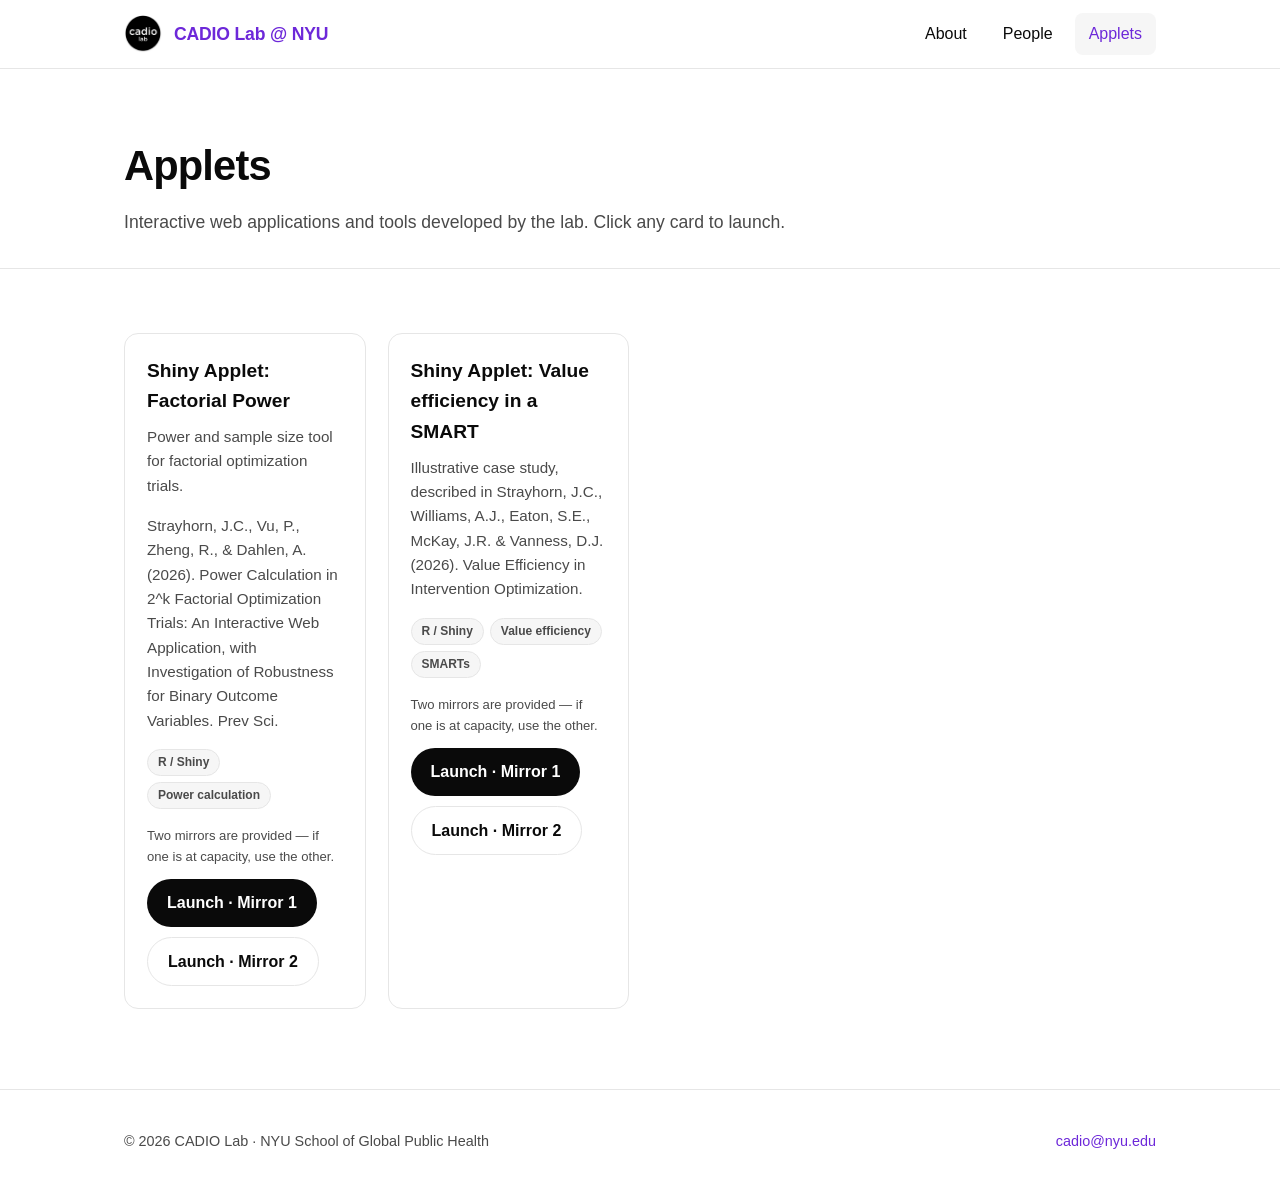
<file: applets.html>
<!DOCTYPE html>
<html lang="en">
<head>
  <meta charset="UTF-8" />
  <meta name="viewport" content="width=device-width, initial-scale=1.0" />
  <title>Shiny applets and interactive tools | CADIO Lab </title>
  <meta name="description" content="Interactive applets and tools from CADIO Lab at the NYU School of Global Public Health. Applets aid the use and application of intervention optimization methods, including for power analysis in factorial optimization trials." />
  <link rel="icon" href="assets/logo.png" />
  <link rel="stylesheet" href="css/style.css" />
</head>
<body>
  <!-- ===== Header ===== -->
  <header class="site-header">
    <div class="wrap nav">
      <a class="brand" href="index.html">
        <img src="assets/logo.png" alt="CADIO logo" />
        <span>CADIO Lab @ NYU</span>
      </a>
      <button class="nav-toggle" aria-label="Toggle navigation">☰</button>
      <nav class="nav-links">
        <a href="index.html">About</a>
        <a href="people.html">People</a>
        <a href="applets.html" class="active">Applets</a>
      </nav>
    </div>
  </header>

  <!-- ===== Page head ===== -->
  <div class="page-head">
    <div class="wrap">
      <h1>Applets</h1>
      <p>Interactive web applications and tools developed by the lab. Click any card to launch.</p>
    </div>
  </div>

  <!-- ===== Applet grid ===== -->
  <section class="block">
    <div class="wrap">
      <div class="grid">

        <article class="card applet">
          <h3>Shiny Applet: Factorial Power</h3>
          <p>Power and sample size tool for factorial optimization trials.</p>
          <p>Strayhorn, J.C., Vu, P., Zheng, R., & Dahlen, A. (2026). Power Calculation in 2^k Factorial Optimization Trials: An Interactive Web Application, with Investigation of Robustness for Binary Outcome Variables. Prev Sci.</p>
          <div class="tags">
            <span class="tag">R / Shiny</span>
            <span class="tag">Power calculation</span>
          </div>
          <p class="mirror-note">Two mirrors are provided — if one is at capacity, use the other.</p>
          <div class="launch-row">
            <a class="btn" href="https://cadio-nyu.shinyapps.io/factorial_trial_power_calculation/" target="_blank" rel="noopener">Launch · Mirror 1</a>
            <a class="btn ghost" href="https://cadio.shinyapps.io/factorial_trial_power_calculation/" target="_blank" rel="noopener">Launch · Mirror 2</a>
          </div>
        </article>
        
        <article class="card applet">
          <h3>Shiny Applet: Value efficiency in a SMART</h3>
          <p>Illustrative case study, described in Strayhorn, J.C., Williams, A.J., Eaton, S.E., McKay, J.R. & Vanness, D.J. (2026). Value Efficiency in Intervention Optimization.</p>
          <div class="tags">
            <span class="tag">R / Shiny</span>
            <span class="tag">Value efficiency</span>
            <span class="tag">SMARTs</span>
          </div>
          <p class="mirror-note">Two mirrors are provided — if one is at capacity, use the other.</p>
          <div class="launch-row">
            <a class="btn" href="https://cadio.shinyapps.io/smart-value-efficiency/" target="_blank" rel="noopener">Launch · Mirror 1</a>
            <a class="btn ghost" href="https://cadio.shinyapps.io/smart-value-efficiency/" target="_blank" rel="noopener">Launch · Mirror 2</a>
          </div>
        </article>
      </div>
    </div>
  </section>

  <!-- ===== Footer ===== -->
  <footer class="site-footer">
    <div class="wrap">
      <span>© <span id="year"></span> CADIO Lab · NYU School of Global Public Health</span>
      <span><a href="mailto:cadio@nyu.edu">cadio@nyu.edu</a></span>
    </div>
  </footer>

  <script src="js/main.js"></script>
</body>
</html>
</file>
<file: css/style.css>
/* ===========================================================
   CADIO Lab — shared stylesheet
   Edit the variables below to re-theme the whole site.
   =========================================================== */

:root {
  --ink: #0a0a0a;          /* near-black text + logo color   */
  --ink-soft: #4a4a4a;     /* secondary text                 */
  --line: #e6e6e6;         /* hairline borders               */
  --bg: #ffffff;           /* page background                */
  --bg-soft: #f6f6f6;      /* alternating section background  */
  --accent: #6d28d9;       /* single accent (links, buttons) */
  --maxw: 1080px;          /* content width                  */
  --radius: 14px;
  --shadow: 0 1px 2px rgba(0,0,0,.04), 0 8px 24px rgba(0,0,0,.06);
  --font: -apple-system, BlinkMacSystemFont, "Segoe UI", Roboto, Helvetica,
          Arial, "Apple Color Emoji", sans-serif;
}

* { box-sizing: border-box; }

html { scroll-behavior: smooth; }

body {
  margin: 0;
  font-family: var(--font);
  color: var(--ink);
  background: var(--bg);
  line-height: 1.6;
  -webkit-font-smoothing: antialiased;
}

a { color: var(--accent); text-decoration: none; }
a:hover { text-decoration: underline; }

img { max-width: 100%; display: block; }

.wrap { max-width: var(--maxw); margin: 0 auto; padding: 0 24px; }

/* ---------- Header / nav ---------- */
.site-header {
  position: sticky;
  top: 0;
  z-index: 50;
  background: rgba(255, 255, 255, 0.9);
  backdrop-filter: saturate(180%) blur(10px);
  border-bottom: 1px solid var(--line);
}

.nav {
  display: flex;
  align-items: center;
  justify-content: space-between;
  height: 68px;
}

.brand { display: flex; align-items: center; gap: 12px; }
.brand img { width: 38px; height: 38px; border-radius: 50%; }
.brand span { font-weight: 700; font-size: 1.1rem; letter-spacing: -0.01em; }
.brand:hover { text-decoration: none; }

.nav-links { display: flex; align-items: center; gap: 8px; }
.nav-links a {
  color: var(--ink);
  padding: 8px 14px;
  border-radius: 8px;
  font-weight: 500;
}
.nav-links a:hover { background: var(--bg-soft); text-decoration: none; }
.nav-links a.active { color: var(--accent); background: var(--bg-soft); }

.nav-toggle {
  display: none;
  background: none;
  border: 1px solid var(--line);
  border-radius: 8px;
  padding: 8px 10px;
  cursor: pointer;
  font-size: 1.1rem;
}

/* ---------- Hero ---------- */
.hero {
  padding: 88px 0 64px;
  text-align: center;
  border-bottom: 1px solid var(--line);
  background: #f7f5ff;
}
.hero img.logo { width: 120px; height: 120px; border-radius: 50%; margin: 0 auto 28px; }
.hero h1 { font-size: clamp(2rem, 5vw, 3.2rem); margin: 0 0 12px; letter-spacing: -0.02em; }
.hero p.lead { font-size: 1.2rem; color: var(--ink-soft); max-width: 640px; margin: 0 auto 10px; }

/* ---------- Page header (sub-pages) ---------- */
.page-head { padding: 64px 0 32px; border-bottom: 1px solid var(--line); }
.page-head h1 { font-size: clamp(1.8rem, 4vw, 2.6rem); margin: 0 0 8px; letter-spacing: -0.02em; }
.page-head p { color: var(--ink-soft); font-size: 1.1rem; margin: 0; max-width: 680px; }

/* ---------- Generic sections ---------- */
section.block { padding: 56px 0; }
section.block.alt { background: var(--bg-soft); }
section.block h2 { font-size: 1.6rem; margin: 0 0 16px; letter-spacing: -0.01em; }
.prose p { color: var(--ink-soft); max-width: 720px; }
.prose ul { color: var(--ink-soft); max-width: 720px; }

/* ---------- Buttons ---------- */
.btn {
  display: inline-block;
  background: var(--ink);
  color: #fff;
  padding: 11px 20px;
  border-radius: 999px;
  font-weight: 600;
  margin-top: 8px;
}
.btn:hover { text-decoration: none; opacity: 0.9; }
.btn.ghost { background: transparent; color: var(--ink); border: 1px solid var(--line); }

/* ---------- Card grids (people + applets) ---------- */
.grid {
  display: grid;
  gap: 22px;
  grid-template-columns: repeat(auto-fill, minmax(240px, 1fr));
  margin-top: 8px;
}

.card {
  border: 1px solid var(--line);
  border-radius: var(--radius);
  background: var(--bg);
  padding: 22px;
  transition: transform .15s ease, box-shadow .15s ease;
}
.card:hover { transform: translateY(-3px); box-shadow: var(--shadow); }

/* People card */
.person { text-align: center; }
.person img,
.person .avatar {
  width: 104px; height: 104px;
  border-radius: 50%;
  object-fit: cover;
  margin: 0 auto 14px;
  background: var(--bg-soft);
}
.person .avatar {
  display: flex; align-items: center; justify-content: center;
  background: var(--ink);
  color: #fff;
  font-weight: 700;
  font-size: 1.7rem;
  letter-spacing: 0.02em;
}
.person h3 { margin: 0 0 2px; font-size: 1.1rem; }
.person .role { color: var(--accent); font-size: 0.92rem; font-weight: 600; }
.person .affil { color: var(--ink-soft); font-size: 0.86rem; margin: 8px 0 0; }
.person .bio { color: var(--ink-soft); font-size: 0.9rem; margin: 10px 0 0; }
.person .links { margin-top: 12px; display: flex; gap: 12px; justify-content: center; font-size: 0.88rem; }

/* Compact card for the large ambassador roster */
.grid.compact { grid-template-columns: repeat(auto-fill, minmax(220px, 1fr)); gap: 16px; }
.grid.compact .card { padding: 18px; }
.grid.compact .avatar { width: 76px; height: 76px; font-size: 1.25rem; }
.grid.compact h3 { font-size: 1rem; }

/* Applet card */
.applet h3 { margin: 0 0 8px; font-size: 1.2rem; }
.applet p { color: var(--ink-soft); font-size: 0.95rem; margin: 0 0 16px; }
.applet .tags { display: flex; flex-wrap: wrap; gap: 6px; margin: 0 0 16px; }
.applet .tag {
  font-size: 0.75rem; font-weight: 600;
  color: var(--ink-soft);
  background: var(--bg-soft);
  border: 1px solid var(--line);
  padding: 3px 10px; border-radius: 999px;
}
.applet .mirror-note { font-size: 0.82rem; color: var(--ink-soft); margin: 0 0 12px; }
.applet .launch-row { display: flex; flex-wrap: wrap; gap: 10px; }
.applet .launch-row .btn { margin-top: 0; }

/* Section label for grouping people */
.group-label {
  font-size: 0.8rem; font-weight: 700; text-transform: uppercase;
  letter-spacing: 0.08em; color: var(--ink-soft);
  margin: 40px 0 4px;
}
.group-label:first-of-type { margin-top: 8px; }

/* ---------- Footer ---------- */
.site-footer {
  border-top: 1px solid var(--line);
  padding: 40px 0;
  margin-top: 24px;
  color: var(--ink-soft);
  font-size: 0.9rem;
}
.site-footer .wrap { display: flex; justify-content: space-between; flex-wrap: wrap; gap: 12px; }

/* ---------- Responsive ---------- */
@media (max-width: 720px) {
  .nav-toggle { display: block; }
  .nav-links {
    display: none;
    position: absolute;
    top: 68px; left: 0; right: 0;
    flex-direction: column;
    align-items: stretch;
    gap: 0;
    background: var(--bg);
    border-bottom: 1px solid var(--line);
    padding: 8px 16px 16px;
  }
  .nav-links.open { display: flex; }
  .nav-links a { padding: 12px 14px; }
}

/* ---------- Faculty profile ---------- */

.faculty-profile {
    display: flex;
    align-items: flex-start;
    gap: 32px;
}

.faculty-photo {
    width: 240px;
    height: 240px;
    object-fit: cover;
    border-radius: 8px;
    flex-shrink: 0;
}

.faculty-info {
    flex: 1;
}

.faculty-info h2 {
    margin: 0 0 6px;
    font-size: 2rem;
}

.faculty-title {
    color: var(--accent);
    font-weight: 600;
    margin-bottom: 18px;
}

.faculty-info p {
    color: var(--ink-soft);
    margin-bottom: 14px;
}

@media (max-width: 720px) {

    .faculty-profile {
        flex-direction: column;
        align-items: center;
        text-align: center;
    }

.faculty-photo {
    width: 240px !important;
    height: 240px !important;
    max-width: 240px !important;
    max-height: 240px !important;
    object-fit: cover;
    border-radius: 8px;
    flex-shrink: 0;
}

}

.carousel {
    position: relative;
    max-width: 700px;
    margin: 40px auto;
    transition: height 0.4s ease;
}

.slide {
    display: none;
}

.slide.active {
    display: block;
}

.slide img {
    display: block;
    width: 100%;
    height: auto;
    max-height: 550px;
    margin: 0 auto;
    object-fit: contain;
    border-radius: 12px;
    border: 1px solid var(--line);
    box-shadow: var(--shadow);
}

.caption {
    margin-top: 12px;
    text-align: center;
    color: var(--ink-soft);
    font-size: 0.95rem;
    font-style: italic;
}
.prev,
.next {
    position: absolute;
    top: 42%;
    transform: translateY(-50%);
    border: none;
    background: rgba(255,255,255,.85);
    font-size: 2rem;
    width: 42px;
    height: 42px;
    border-radius: 50%;
    cursor: pointer;
}

.prev {
    left: -20px;
}

.next {
    right: -20px;
}

.prev:hover,
.next:hover {
    background: white;
}

.about-layout {
  display: flex;
  gap: 40px;
  align-items: flex-start;
}

/* Left column (text) */
.about-text {
  flex: 1.1;
}

/* Right column (carousel) */
.about-layout .carousel {
  flex: 1;
  max-width: 520px;
  margin: 0;
}

/* Responsive: stack on mobile */
@media (max-width: 900px) {
  .about-layout {
    flex-direction: column;
  }

  .about-layout .carousel {
    max-width: 100%;
  }
}

.about-layout {
  display: flex;
  gap: 40px;
  align-items: flex-start;
}

.about-text {
  flex: 1.2;
}

.about-layout .carousel {
  flex: 1;
  max-width: 520px;
  position: relative;
}

/* mobile stacking */
@media (max-width: 900px) {
  .about-layout {
    flex-direction: column;
  }

  .about-layout .carousel {
    max-width: 100%;
  }
}

.visually-hidden {
  position: absolute;
  width: 1px;
  height: 1px;
  padding: 0;
  margin: -1px;
  overflow: hidden;
  clip: rect(0, 0, 0, 0);
  white-space: nowrap;
  border: 0;
}

.research-areas {
  margin: 10px auto 56px;
  font-size: 0.95rem;
  color: #6d28d9;
  display: flex;
  flex-wrap: wrap;
  justify-content: center;
  gap: 0;
}

.research-areas span::after {
  content: "•";
  margin: 0 10px;
  color: #bbb;
}

.research-areas span:last-child::after {
  content: "";
}

.hero .research-areas {
  margin-top: 6px;
  margin-bottom: 56px;
}
</file>
